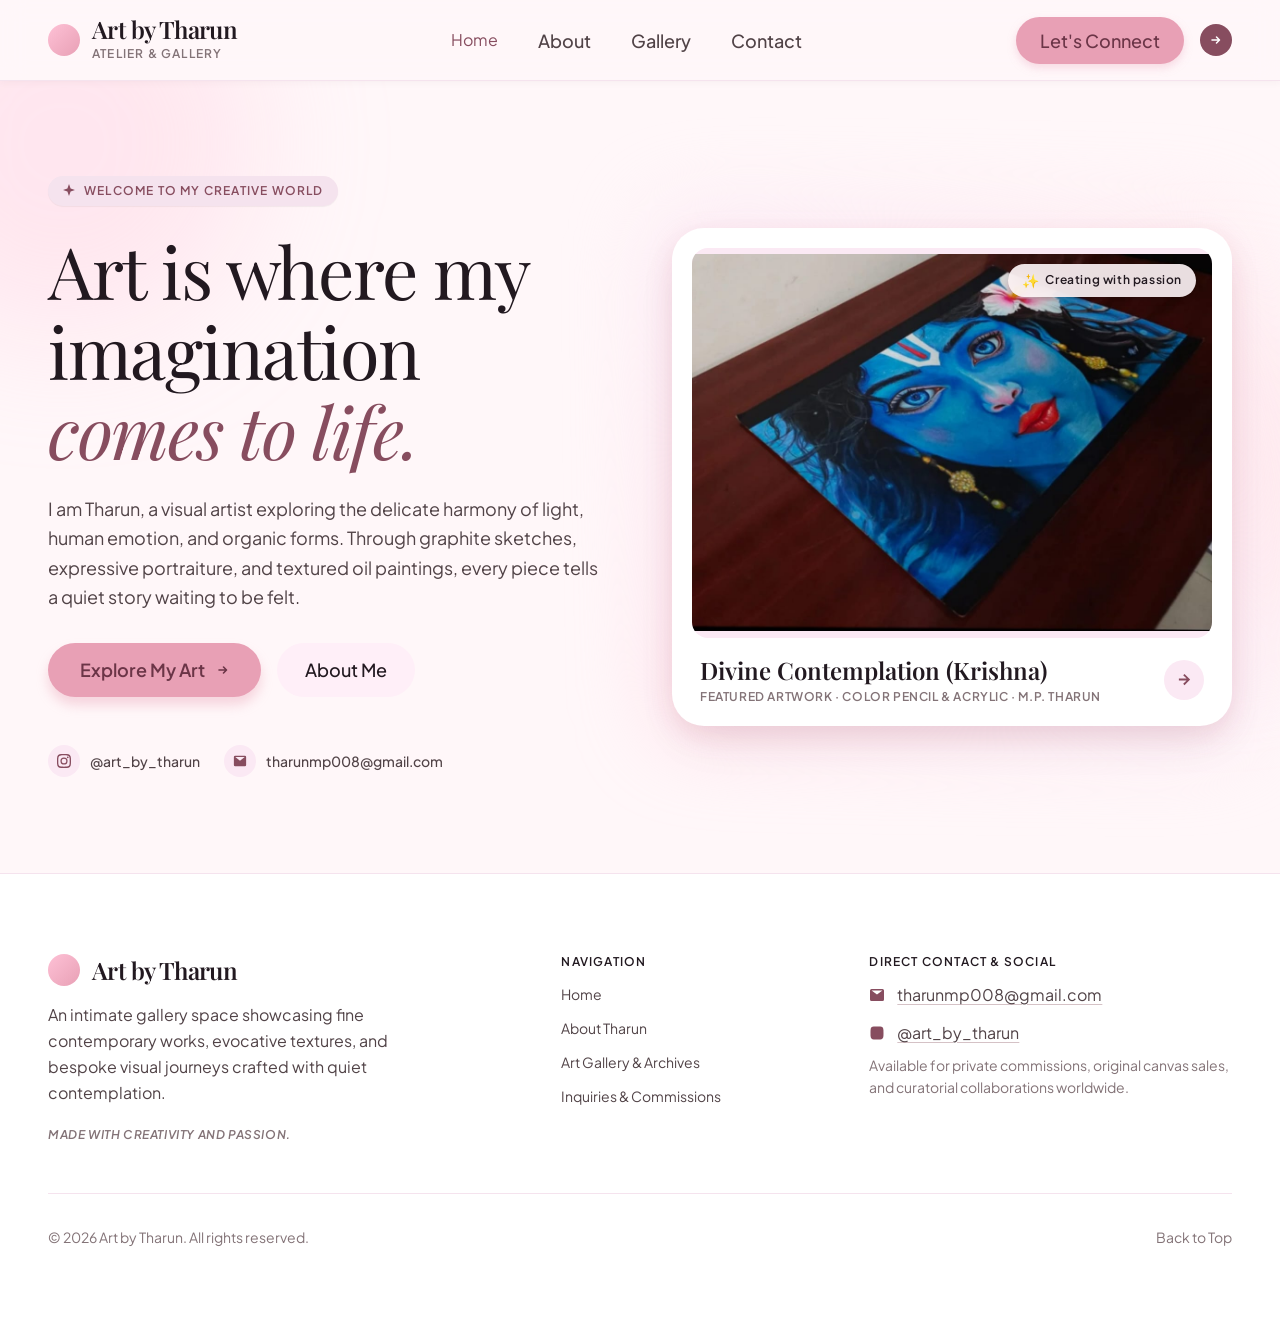
<file: index.html>
<!DOCTYPE html>
<html lang="en">
<head>
  <meta charset="UTF-8" />
  <meta name="viewport" content="width=device-width, initial-scale=1.0" />
  <title>Art by Tharun – Home</title>
  <link rel="preconnect" href="https://fonts.googleapis.com" />
  <link rel="preconnect" href="https://fonts.gstatic.com" crossorigin />
  <link href="https://fonts.googleapis.com/css2?family=Playfair+Display:ital,wght@0,400;0,500;0,600;1,400&family=Plus+Jakarta+Sans:ital,wght@0,400;0,500;0,600;1,600&display=swap" rel="stylesheet" />
  <link rel="stylesheet" href="styles.css" />
</head>
<body>

<!-- ============ HEADER ============ -->
  <header class="site-header" id="top">
    <div class="header-inner">
      <a href="index.html" class="brand" aria-label="Art by Tharun home">
        <span class="logo-mark" aria-hidden="true"></span>
        <span>
          <span class="brand-title" style="display:block">Art by Tharun</span>
          <span class="brand-sub" style="display:block">Atelier &amp; Gallery</span>
        </span>
      </a>
      <nav class="nav" aria-label="Primary">
        <a href="index.html" class="active">Home</a>
        <a href="about.html">About</a>
        <a href="gallery.html">Gallery</a>
        <a href="contact.html">Contact</a>
      </nav>
      <div class="header-actions">
        <a href="contact.html" class="header-cta">Let's Connect</a>
        <span class="header-dot" aria-hidden="true">
          <svg viewBox="0 0 12 12"><path d="M2 6h7M6.5 3l3 3-3 3" stroke="#fff" stroke-width="1.5" fill="none" stroke-linecap="round" stroke-linejoin="round"/></svg>
        </span>
      </div>
    </div>
  </header>

  <main>

<!-- ============ 1. HERO ============ -->
    <section class="hero" aria-labelledby="hero-title">
      <div class="blob blob-1" aria-hidden="true"></div>
      <div class="blob blob-2" aria-hidden="true"></div>

      <div class="container">
        <div class="hero-grid">
          <div class="hero-left">
            <div class="badge">
              <svg viewBox="0 0 14 14" aria-hidden="true"><path d="M7 0l1.6 4.4L13 6l-4.4 1.6L7 12 5.4 7.6 1 6l4.4-1.6z"/></svg>
              <span>Welcome to my creative world</span>
            </div>

            <h1 id="hero-title">
              Art is where my imagination
              <em>comes to life.</em>
            </h1>

            <p class="hero-lead">
              I am Tharun, a visual artist exploring the delicate harmony of light, human emotion, and organic forms. Through graphite sketches, expressive portraiture, and textured oil paintings, every piece tells a quiet story waiting to be felt.
            </p>

            <div class="cta-row">
              <a href="gallery.html" class="btn-pill btn-rose">
                Explore My Art
                <svg class="arrow" viewBox="0 0 12 12" aria-hidden="true"><path d="M2 6h7M6.5 3l3 3-3 3" stroke="#6b3547" stroke-width="1.6" fill="none" stroke-linecap="round" stroke-linejoin="round"/></svg>
              </a>
              <a href="about.html" class="btn-pill btn-soft">About Me</a>
            </div>

            <div class="quick-links">
              <a class="quick-link" href="https://instagram.com/art_by_tharun" target="_blank" rel="noopener">
                <span class="icon-circle" aria-hidden="true">
                  <svg viewBox="0 0 16 16"><path d="M8 1.5c2.1 0 2.4 0 3.2.1 2.1.1 3.1 1.1 3.2 3.2.1.8.1 1.1.1 3.2s0 2.4-.1 3.2c-.1 2.1-1.1 3.1-3.2 3.2-.8.1-1.1.1-3.2.1s-2.4 0-3.2-.1c-2.1-.1-3.1-1.1-3.2-3.2C1.5 10.4 1.5 10.1 1.5 8s0-2.4.1-3.2C1.7 2.7 2.7 1.7 4.8 1.6 5.6 1.5 5.9 1.5 8 1.5zM8 0C5.8 0 5.5 0 4.7.1 1.8.2.2 1.8.1 4.7 0 5.5 0 5.8 0 8s0 2.5.1 3.3c.1 2.9 1.7 4.5 4.6 4.6.8.1 1.1.1 3.3.1s2.5 0 3.3-.1c2.9-.1 4.5-1.7 4.6-4.6.1-.8.1-1.1.1-3.3s0-2.5-.1-3.3C15.8 1.8 14.2.2 11.3.1 10.5 0 10.2 0 8 0zm0 3.9a4.1 4.1 0 100 8.2 4.1 4.1 0 000-8.2zM8 10.7a2.7 2.7 0 110-5.4 2.7 2.7 0 010 5.4zm4.3-7.9a1 1 0 100 2 1 1 0 000-2z"/></svg>
                </span>
                @art_by_tharun
              </a>
              <a class="quick-link" href="mailto:tharunmp008@gmail.com">
                <span class="icon-circle" aria-hidden="true">
                  <svg viewBox="0 0 16 16"><path d="M1 3.5A1.5 1.5 0 012.5 2h11A1.5 1.5 0 0115 3.5v9a1.5 1.5 0 01-1.5 1.5h-11A1.5 1.5 0 011 12.5v-9zm1.6-.1L8 7.6l5.4-4.2H2.6z"/></svg>
                </span>
                tharunmp008@gmail.com
              </a>
            </div>
          </div>

          <div class="hero-right">
            <div class="plaque-wrap">
              <div class="plaque-glow" aria-hidden="true"></div>
              <figure class="plaque" style="margin:0">
                <div class="plaque-art">
                  <!-- Replace the placeholder with: <img class="art-img" src="images/divine-contemplation.png" alt="Divine Contemplation (Krishna)"> -->
                  <img class="art-img" src="[data-uri]" alt="Divine Contemplation (Krishna)" loading="lazy" style="object-fit:contain;background:#fbe9f4">
                  <span class="pill-float"><span class="spark" aria-hidden="true">✨</span> Creating with passion</span>
                </div>
                <figcaption class="caption">
                  <div class="caption-meta">
                    <h3 class="h3">Divine Contemplation (Krishna)</h3>
                    <span class="caption-sub">Featured artwork · Color pencil &amp; acrylic · M.P. Tharun</span>
                  </div>
                  <button class="circle-btn" type="button" aria-label="View artwork">
                    <svg viewBox="0 0 16 16"><path d="M8 2l1.4 1.4L5.8 7H14v2H5.8l3.6 3.6L8 14 2 8z" transform="rotate(180 8 8)"/></svg>
                  </button>
                </figcaption>
              </figure>
            </div>
          </div>
        </div>
      </div>
    </section>

    <!-- 

  </main>

<!-- ============ FOOTER ============ -->
  <footer class="site-footer">
    <div class="footer-inner">
      <div class="footer-grid">
        <div class="footer-brand">
          <div class="footer-brand-top">
            <span class="logo-mark" aria-hidden="true" style="width:32px;height:32px"></span>
            <span class="brand-title" style="font-size:24px">Art by Tharun</span>
          </div>
          <p class="desc">An intimate gallery space showcasing fine contemporary works, evocative textures, and bespoke visual journeys crafted with quiet contemplation.</p>
          <span class="footer-tag">Made with creativity and passion.</span>
        </div>

        <div class="footer-col footer-nav">
          <h5>Navigation</h5>
          <ul>
            <li><a href="index.html">Home</a></li>
            <li><a href="about.html">About Tharun</a></li>
            <li><a href="gallery.html">Art Gallery &amp; Archives</a></li>
            <li><a href="contact.html">Inquiries &amp; Commissions</a></li>
          </ul>
        </div>

        <div class="footer-col footer-contact">
          <h5>Direct contact &amp; social</h5>
          <div class="links">
            <a href="mailto:tharunmp008@gmail.com">
              <svg viewBox="0 0 16 16" aria-hidden="true"><path d="M1 3.5A1.5 1.5 0 012.5 2h11A1.5 1.5 0 0115 3.5v9a1.5 1.5 0 01-1.5 1.5h-11A1.5 1.5 0 011 12.5v-9zm1.6-.1L8 7.6l5.4-4.2H2.6z"/></svg>
              tharunmp008@gmail.com
            </a>
            <a href="https://instagram.com/art_by_tharun" target="_blank" rel="noopener">
              <svg viewBox="0 0 16 16" aria-hidden="true"><path d="M8 1.5c2.1 0 2.4 0 3.2.1 2.1.1 3.1 1.1 3.2 3.2.1.8.1 1.1.1 3.2s0 2.4-.1 3.2c-.1 2.1-1.1 3.1-3.2 3.2-.8.1-1.1.1-3.2.1s-2.4 0-3.2-.1c-2.1-.1-3.1-1.1-3.2-3.2C1.5 10.4 1.5 10.1 1.5 8s0-2.4.1-3.2C1.7 2.7 2.7 1.7 4.8 1.6 5.6 1.5 5.9 1.5 8 1.5z"/></svg>
              @art_by_tharun
            </a>
          </div>
          <p class="note">Available for private commissions, original canvas sales, and curatorial collaborations worldwide.</p>
        </div>
      </div>

      <div class="footer-bottom">
        <p>© 2026 Art by Tharun. All rights reserved.</p>
        <a href="#top">Back to Top</a>
      </div>
    </div>
  </footer>



</body>
</html>
</file>
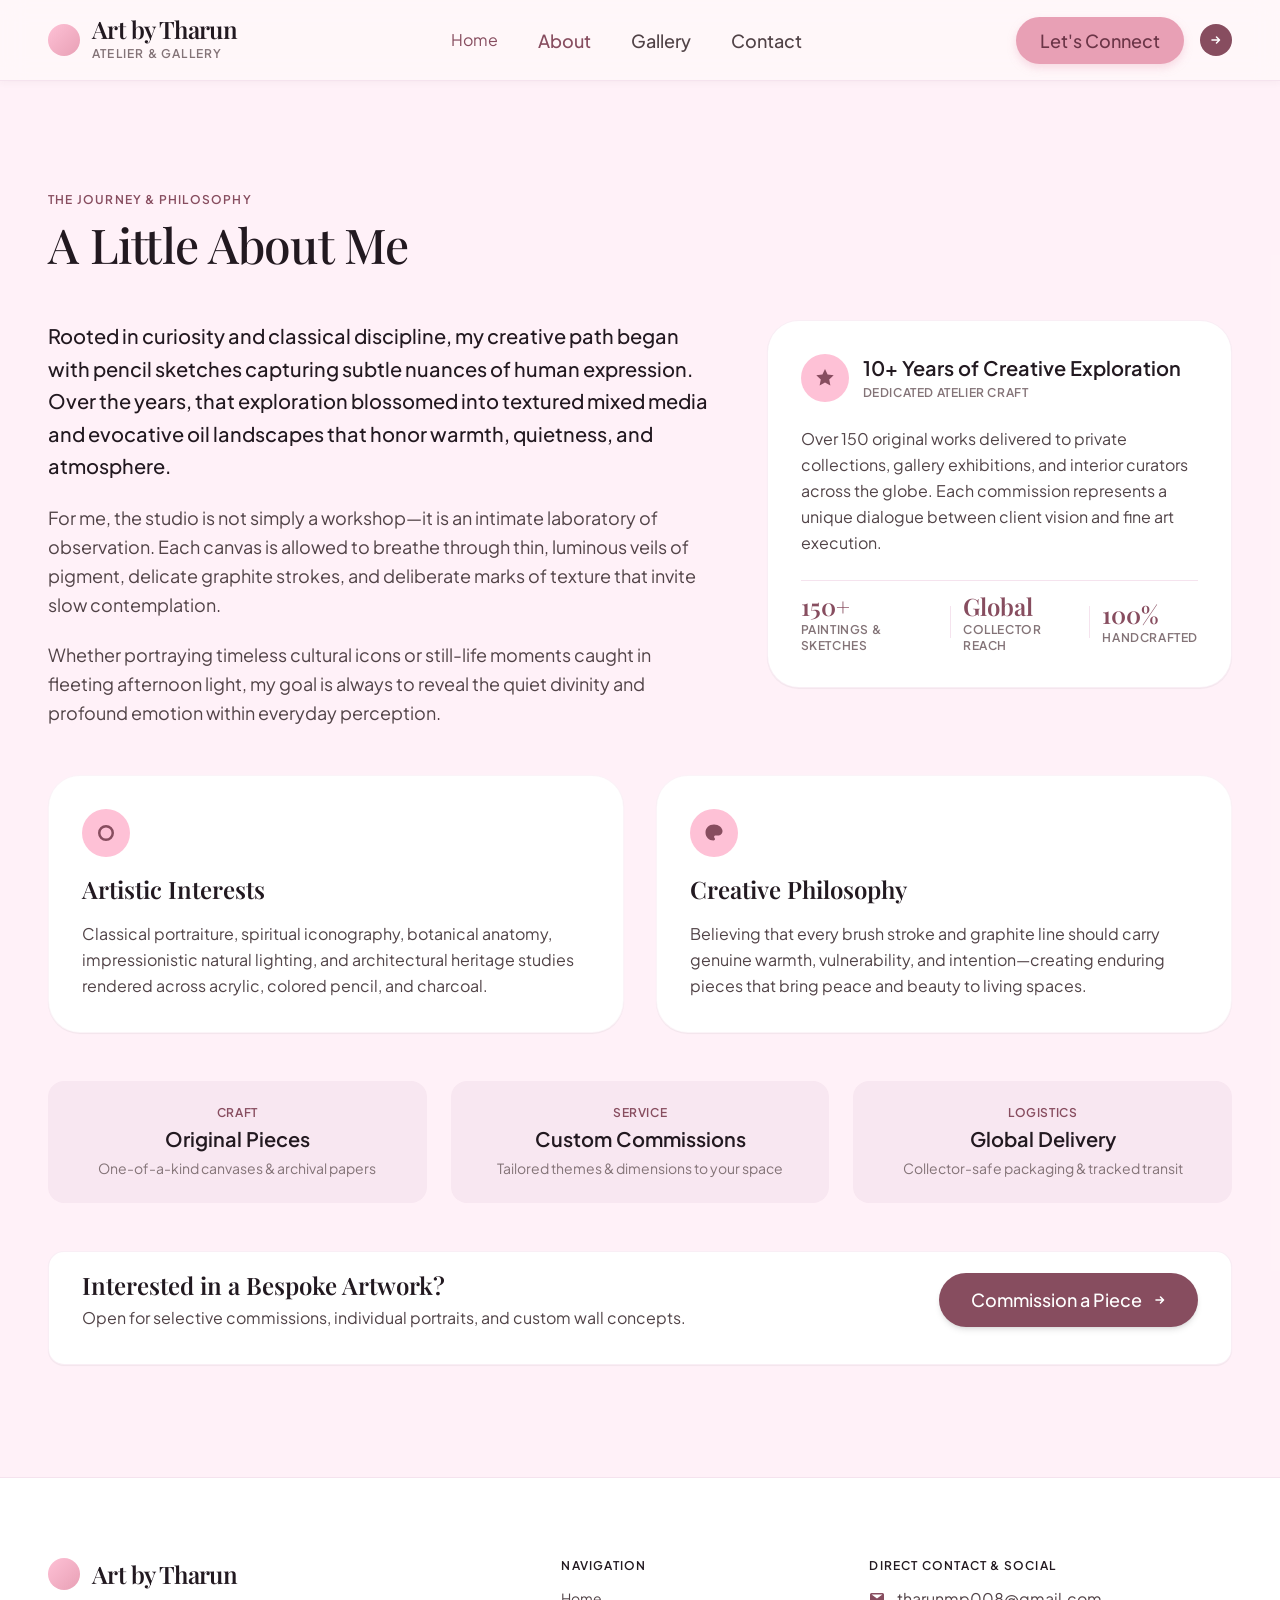
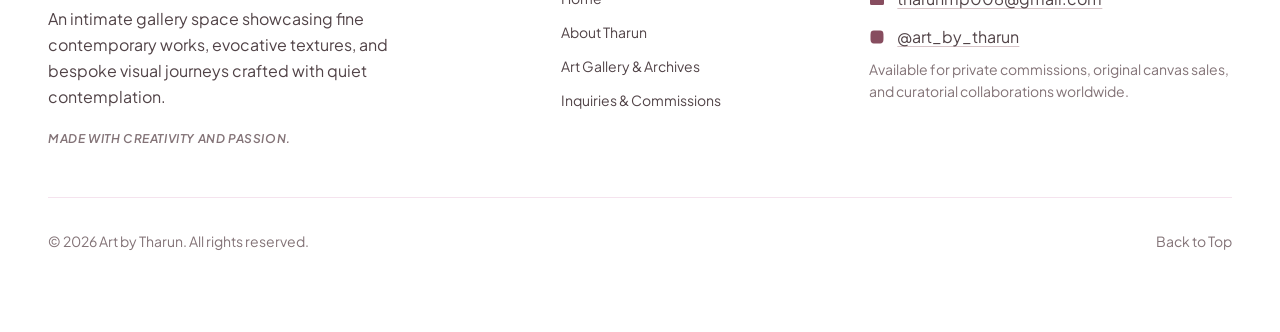
<file: about.html>
<!DOCTYPE html>
<html lang="en">
<head>
  <meta charset="UTF-8" />
  <meta name="viewport" content="width=device-width, initial-scale=1.0" />
  <title>Art by Tharun – About</title>
  <link rel="preconnect" href="https://fonts.googleapis.com" />
  <link rel="preconnect" href="https://fonts.gstatic.com" crossorigin />
  <link href="https://fonts.googleapis.com/css2?family=Playfair+Display:ital,wght@0,400;0,500;0,600;1,400&family=Plus+Jakarta+Sans:ital,wght@0,400;0,500;0,600;1,600&display=swap" rel="stylesheet" />
  <link rel="stylesheet" href="styles.css" />
</head>
<body>

<!-- ============ HEADER ============ -->
  <header class="site-header" id="top">
    <div class="header-inner">
      <a href="index.html" class="brand" aria-label="Art by Tharun home">
        <span class="logo-mark" aria-hidden="true"></span>
        <span>
          <span class="brand-title" style="display:block">Art by Tharun</span>
          <span class="brand-sub" style="display:block">Atelier &amp; Gallery</span>
        </span>
      </a>
      <nav class="nav" aria-label="Primary">
        <a href="index.html">Home</a>
        <a href="about.html" class="active">About</a>
        <a href="gallery.html">Gallery</a>
        <a href="contact.html">Contact</a>
      </nav>
      <div class="header-actions">
        <a href="contact.html" class="header-cta">Let's Connect</a>
        <span class="header-dot" aria-hidden="true">
          <svg viewBox="0 0 12 12"><path d="M2 6h7M6.5 3l3 3-3 3" stroke="#fff" stroke-width="1.5" fill="none" stroke-linecap="round" stroke-linejoin="round"/></svg>
        </span>
      </div>
    </div>
  </header>

  <main>

<!-- ============ 2. ABOUT ============ -->
    <section id="about" class="section-pad section-soft" aria-labelledby="about-title">
      <div class="container about-stack">
        <div class="section-header">
          <span class="eyebrow">The journey &amp; philosophy</span>
          <h2 class="h2" id="about-title">A Little About Me</h2>
        </div>

        <div class="narrative-grid">
          <div class="narrative-text">
            <p class="lead-text">Rooted in curiosity and classical discipline, my creative path began with pencil sketches capturing subtle nuances of human expression. Over the years, that exploration blossomed into textured mixed media and evocative oil landscapes that honor warmth, quietness, and atmosphere.</p>
            <p class="body-text">For me, the studio is not simply a workshop—it is an intimate laboratory of observation. Each canvas is allowed to breathe through thin, luminous veils of pigment, delicate graphite strokes, and deliberate marks of texture that invite slow contemplation.</p>
            <p class="body-text">Whether portraying timeless cultural icons or still-life moments caught in fleeting afternoon light, my goal is always to reveal the quiet divinity and profound emotion within everyday perception.</p>
          </div>

          <aside class="stat-card" aria-label="Highlights">
            <div class="stat-head">
              <span class="icon-circle" aria-hidden="true">
                <svg viewBox="0 0 20 20"><path d="M10 1l2.6 5.6 6.1.7-4.5 4.2 1.2 6L10 14.5 4.6 17.5l1.2-6L1.3 7.3l6.1-.7z"/></svg>
              </span>
              <div>
                <div class="stat-title">10+ Years of Creative Exploration</div>
                <div class="stat-sub">Dedicated atelier craft</div>
              </div>
            </div>
            <p class="stat-desc">Over 150 original works delivered to private collections, gallery exhibitions, and interior curators across the globe. Each commission represents a unique dialogue between client vision and fine art execution.</p>
            <div class="stat-row">
              <div class="stat">
                <span class="stat-num">150+</span>
                <span class="stat-label">Paintings &amp; sketches</span>
              </div>
              <span class="stat-divider" aria-hidden="true"></span>
              <div class="stat">
                <span class="stat-num">Global</span>
                <span class="stat-label">Collector reach</span>
              </div>
              <span class="stat-divider" aria-hidden="true"></span>
              <div class="stat">
                <span class="stat-num">100%</span>
                <span class="stat-label">Handcrafted</span>
              </div>
            </div>
          </aside>
        </div>

        <div class="twin-cards">
          <article class="info-card">
            <span class="icon-circle" aria-hidden="true">
              <svg viewBox="0 0 20 20"><path d="M10 2a8 8 0 100 16 8 8 0 000-16zm0 2.5a5.5 5.5 0 110 11 5.5 5.5 0 010-11z"/></svg>
            </span>
            <h3 class="h3">Artistic Interests</h3>
            <p>Classical portraiture, spiritual iconography, botanical anatomy, impressionistic natural lighting, and architectural heritage studies rendered across acrylic, colored pencil, and charcoal.</p>
          </article>
          <article class="info-card">
            <span class="icon-circle" aria-hidden="true">
              <svg viewBox="0 0 20 20"><path d="M10 1.5C5 1.5 1.5 5 1.5 9.5S5 17.5 9.5 17.5c1 0 1.5-.6 1.5-1.4 0-.4-.2-.7-.4-1-.3-.4-.5-.7-.5-1.1 0-.8.6-1.4 1.4-1.4H14c2.2 0 4.5-1.8 4.5-4.6C18.5 4.9 14.8 1.5 10 1.5z"/></svg>
            </span>
            <h3 class="h3">Creative Philosophy</h3>
            <p>Believing that every brush stroke and graphite line should carry genuine warmth, vulnerability, and intention—creating enduring pieces that bring peace and beauty to living spaces.</p>
          </article>
        </div>

        <div class="triple-strip">
          <div class="mini-card">
            <span class="mini-kicker">Craft</span>
            <span class="mini-title">Original Pieces</span>
            <span class="mini-desc">One-of-a-kind canvases &amp; archival papers</span>
          </div>
          <div class="mini-card">
            <span class="mini-kicker">Service</span>
            <span class="mini-title">Custom Commissions</span>
            <span class="mini-desc">Tailored themes &amp; dimensions to your space</span>
          </div>
          <div class="mini-card">
            <span class="mini-kicker">Logistics</span>
            <span class="mini-title">Global Delivery</span>
            <span class="mini-desc">Collector-safe packaging &amp; tracked transit</span>
          </div>
        </div>

        <div class="action-bar">
          <div>
            <h4>Interested in a Bespoke Artwork?</h4>
            <p>Open for selective commissions, individual portraits, and custom wall concepts.</p>
          </div>
          <a href="contact.html" class="btn-pill btn-plum">
            Commission a Piece
            <svg class="arrow" viewBox="0 0 12 12" aria-hidden="true"><path d="M2 6h7M6.5 3l3 3-3 3" stroke="#fff" stroke-width="1.6" fill="none" stroke-linecap="round" stroke-linejoin="round"/></svg>
          </a>
        </div>
      </div>
    </section>

    <!-- 

  </main>

<!-- ============ FOOTER ============ -->
  <footer class="site-footer">
    <div class="footer-inner">
      <div class="footer-grid">
        <div class="footer-brand">
          <div class="footer-brand-top">
            <span class="logo-mark" aria-hidden="true" style="width:32px;height:32px"></span>
            <span class="brand-title" style="font-size:24px">Art by Tharun</span>
          </div>
          <p class="desc">An intimate gallery space showcasing fine contemporary works, evocative textures, and bespoke visual journeys crafted with quiet contemplation.</p>
          <span class="footer-tag">Made with creativity and passion.</span>
        </div>

        <div class="footer-col footer-nav">
          <h5>Navigation</h5>
          <ul>
            <li><a href="index.html">Home</a></li>
            <li><a href="about.html">About Tharun</a></li>
            <li><a href="gallery.html">Art Gallery &amp; Archives</a></li>
            <li><a href="contact.html">Inquiries &amp; Commissions</a></li>
          </ul>
        </div>

        <div class="footer-col footer-contact">
          <h5>Direct contact &amp; social</h5>
          <div class="links">
            <a href="mailto:tharunmp008@gmail.com">
              <svg viewBox="0 0 16 16" aria-hidden="true"><path d="M1 3.5A1.5 1.5 0 012.5 2h11A1.5 1.5 0 0115 3.5v9a1.5 1.5 0 01-1.5 1.5h-11A1.5 1.5 0 011 12.5v-9zm1.6-.1L8 7.6l5.4-4.2H2.6z"/></svg>
              tharunmp008@gmail.com
            </a>
            <a href="https://instagram.com/art_by_tharun" target="_blank" rel="noopener">
              <svg viewBox="0 0 16 16" aria-hidden="true"><path d="M8 1.5c2.1 0 2.4 0 3.2.1 2.1.1 3.1 1.1 3.2 3.2.1.8.1 1.1.1 3.2s0 2.4-.1 3.2c-.1 2.1-1.1 3.1-3.2 3.2-.8.1-1.1.1-3.2.1s-2.4 0-3.2-.1c-2.1-.1-3.1-1.1-3.2-3.2C1.5 10.4 1.5 10.1 1.5 8s0-2.4.1-3.2C1.7 2.7 2.7 1.7 4.8 1.6 5.6 1.5 5.9 1.5 8 1.5z"/></svg>
              @art_by_tharun
            </a>
          </div>
          <p class="note">Available for private commissions, original canvas sales, and curatorial collaborations worldwide.</p>
        </div>
      </div>

      <div class="footer-bottom">
        <p>© 2026 Art by Tharun. All rights reserved.</p>
        <a href="#top">Back to Top</a>
      </div>
    </div>
  </footer>



</body>
</html>
</file>
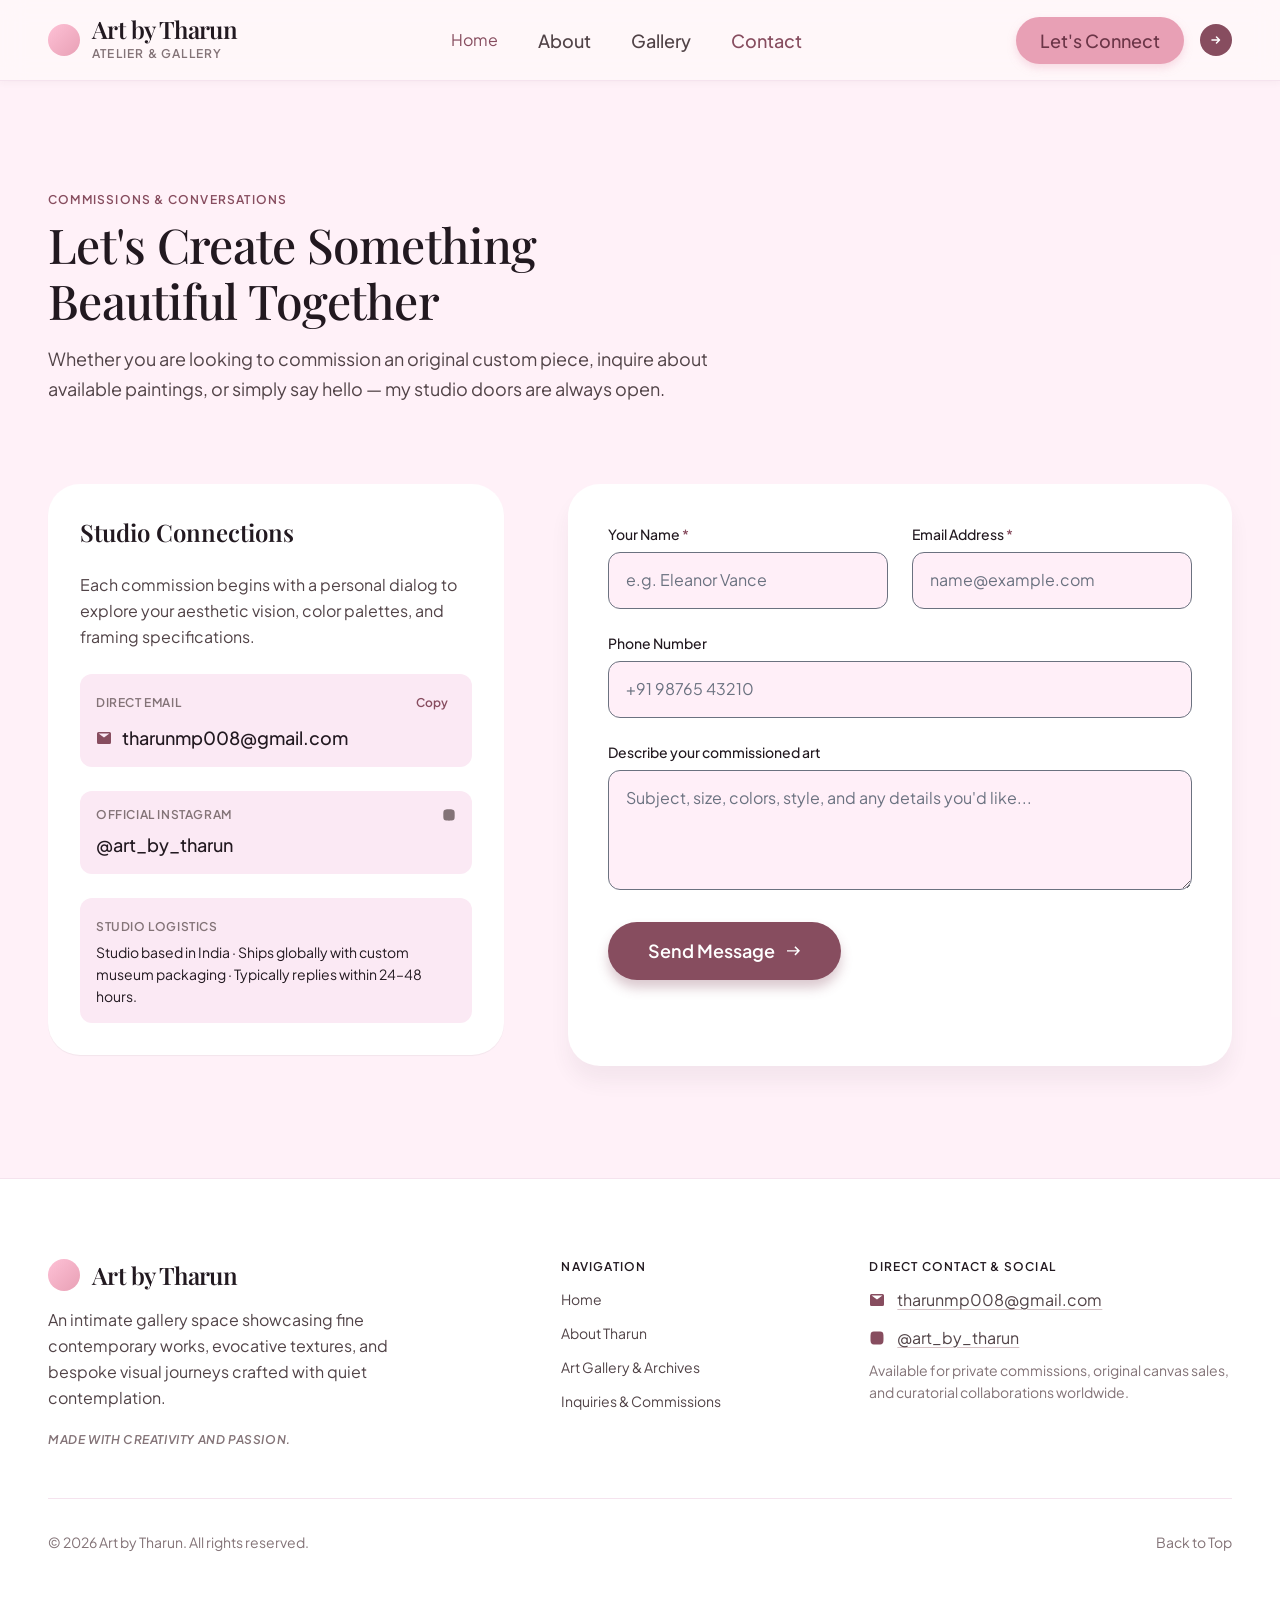
<file: contact.html>
<!DOCTYPE html>
<html lang="en">
<head>
  <meta charset="UTF-8" />
  <meta name="viewport" content="width=device-width, initial-scale=1.0" />
  <title>Art by Tharun – Contact</title>
  <link rel="preconnect" href="https://fonts.googleapis.com" />
  <link rel="preconnect" href="https://fonts.gstatic.com" crossorigin />
  <link href="https://fonts.googleapis.com/css2?family=Playfair+Display:ital,wght@0,400;0,500;0,600;1,400&family=Plus+Jakarta+Sans:ital,wght@0,400;0,500;0,600;1,600&display=swap" rel="stylesheet" />
  <link rel="stylesheet" href="styles.css" />
</head>
<body>

<!-- ============ HEADER ============ -->
  <header class="site-header" id="top">
    <div class="header-inner">
      <a href="index.html" class="brand" aria-label="Art by Tharun home">
        <span class="logo-mark" aria-hidden="true"></span>
        <span>
          <span class="brand-title" style="display:block">Art by Tharun</span>
          <span class="brand-sub" style="display:block">Atelier &amp; Gallery</span>
        </span>
      </a>
      <nav class="nav" aria-label="Primary">
        <a href="index.html">Home</a>
        <a href="about.html">About</a>
        <a href="gallery.html">Gallery</a>
        <a href="contact.html" class="active">Contact</a>
      </nav>
      <div class="header-actions">
        <a href="contact.html" class="header-cta">Let's Connect</a>
        <span class="header-dot" aria-hidden="true">
          <svg viewBox="0 0 12 12"><path d="M2 6h7M6.5 3l3 3-3 3" stroke="#fff" stroke-width="1.5" fill="none" stroke-linecap="round" stroke-linejoin="round"/></svg>
        </span>
      </div>
    </div>
  </header>

  <main>

<!-- ============ 4. CONTACT ============ -->
    <section id="contact" class="section-pad section-soft" aria-labelledby="contact-title">
      <div class="container contact-stack">
        <div class="contact-head">
          <span class="eyebrow">Commissions &amp; conversations</span>
          <h2 class="h2" id="contact-title">Let's Create Something Beautiful Together</h2>
          <p class="sub">Whether you are looking to commission an original custom piece, inquire about available paintings, or simply say hello — my studio doors are always open.</p>
        </div>

        <div class="contact-grid">
          <div class="contact-info">
            <h3>Studio Connections</h3>
            <p class="intro">Each commission begins with a personal dialog to explore your aesthetic vision, color palettes, and framing specifications.</p>

            <div class="info-block">
              <div class="info-row">
                <span class="eyebrow-muted">Direct email</span>
                <button class="copy-btn" type="button" data-copy="tharunmp008@gmail.com">Copy</button>
              </div>
              <a class="info-link" href="mailto:tharunmp008@gmail.com">
                <svg viewBox="0 0 16 16" aria-hidden="true"><path d="M1 3.5A1.5 1.5 0 012.5 2h11A1.5 1.5 0 0115 3.5v9a1.5 1.5 0 01-1.5 1.5h-11A1.5 1.5 0 011 12.5v-9zm1.6-.1L8 7.6l5.4-4.2H2.6z"/></svg>
                tharunmp008@gmail.com
              </a>
            </div>

            <div class="info-block">
              <div class="info-row">
                <span class="eyebrow-muted">Official Instagram</span>
                <svg viewBox="0 0 16 16" width="14" height="14" fill="#837377" aria-hidden="true"><path d="M8 1.5c2.1 0 2.4 0 3.2.1 2.1.1 3.1 1.1 3.2 3.2.1.8.1 1.1.1 3.2s0 2.4-.1 3.2c-.1 2.1-1.1 3.1-3.2 3.2-.8.1-1.1.1-3.2.1s-2.4 0-3.2-.1c-2.1-.1-3.1-1.1-3.2-3.2C1.5 10.4 1.5 10.1 1.5 8s0-2.4.1-3.2C1.7 2.7 2.7 1.7 4.8 1.6 5.6 1.5 5.9 1.5 8 1.5z"/></svg>
              </div>
              <a class="info-link" href="https://instagram.com/art_by_tharun" target="_blank" rel="noopener">@art_by_tharun</a>
            </div>

            <div class="info-block studio-meta">
              <span class="eyebrow-muted">Studio logistics</span>
              <p>Studio based in India · Ships globally with custom museum packaging · Typically replies within 24–48 hours.</p>
            </div>
          </div>

          <div class="contact-form">
            <div class="form" id="contactForm">
              <div class="form-row">
                <div class="field">
                  <label for="name">Your Name <span class="req">*</span></label>
                  <input id="name" name="name" type="text" placeholder="e.g. Eleanor Vance" autocomplete="name" required />
                </div>
                <div class="field">
                  <label for="email">Email Address <span class="req">*</span></label>
                  <input id="email" name="email" type="email" placeholder="name@example.com" autocomplete="email" required />
                </div>
              </div>

              <div class="field">
                <label for="phone">Phone Number</label>
                <input id="phone" name="phone" type="tel" placeholder="+91 98765 43210" autocomplete="tel" />
              </div>

              <div class="field">
                <label for="description">Describe your commissioned art</label>
                <textarea id="description" name="description" maxlength="500" placeholder="Subject, size, colors, style, and any details you'd like..."></textarea>
              </div>

              <div class="submit-wrap">
                <button class="submit-btn" type="button" id="submitBtn">
                  <span>Send Message</span>
                  <svg viewBox="0 0 14 12" aria-hidden="true"><path d="M0 5.2h10.3L7.4 2.3 8.5 1.2 13 5.8 8.5 10.4 7.4 9.3l2.9-2.9H0z"/></svg>
                </button>
              </div>

              <p class="form-status" id="formStatus" role="status" aria-live="polite"></p>
            </div>
          </div>
        </div>
      </div>
    </section>

  

  </main>

<!-- ============ FOOTER ============ -->
  <footer class="site-footer">
    <div class="footer-inner">
      <div class="footer-grid">
        <div class="footer-brand">
          <div class="footer-brand-top">
            <span class="logo-mark" aria-hidden="true" style="width:32px;height:32px"></span>
            <span class="brand-title" style="font-size:24px">Art by Tharun</span>
          </div>
          <p class="desc">An intimate gallery space showcasing fine contemporary works, evocative textures, and bespoke visual journeys crafted with quiet contemplation.</p>
          <span class="footer-tag">Made with creativity and passion.</span>
        </div>

        <div class="footer-col footer-nav">
          <h5>Navigation</h5>
          <ul>
            <li><a href="index.html">Home</a></li>
            <li><a href="about.html">About Tharun</a></li>
            <li><a href="gallery.html">Art Gallery &amp; Archives</a></li>
            <li><a href="contact.html">Inquiries &amp; Commissions</a></li>
          </ul>
        </div>

        <div class="footer-col footer-contact">
          <h5>Direct contact &amp; social</h5>
          <div class="links">
            <a href="mailto:tharunmp008@gmail.com">
              <svg viewBox="0 0 16 16" aria-hidden="true"><path d="M1 3.5A1.5 1.5 0 012.5 2h11A1.5 1.5 0 0115 3.5v9a1.5 1.5 0 01-1.5 1.5h-11A1.5 1.5 0 011 12.5v-9zm1.6-.1L8 7.6l5.4-4.2H2.6z"/></svg>
              tharunmp008@gmail.com
            </a>
            <a href="https://instagram.com/art_by_tharun" target="_blank" rel="noopener">
              <svg viewBox="0 0 16 16" aria-hidden="true"><path d="M8 1.5c2.1 0 2.4 0 3.2.1 2.1.1 3.1 1.1 3.2 3.2.1.8.1 1.1.1 3.2s0 2.4-.1 3.2c-.1 2.1-1.1 3.1-3.2 3.2-.8.1-1.1.1-3.2.1s-2.4 0-3.2-.1c-2.1-.1-3.1-1.1-3.2-3.2C1.5 10.4 1.5 10.1 1.5 8s0-2.4.1-3.2C1.7 2.7 2.7 1.7 4.8 1.6 5.6 1.5 5.9 1.5 8 1.5z"/></svg>
              @art_by_tharun
            </a>
          </div>
          <p class="note">Available for private commissions, original canvas sales, and curatorial collaborations worldwide.</p>
        </div>
      </div>

      <div class="footer-bottom">
        <p>© 2026 Art by Tharun. All rights reserved.</p>
        <a href="#top">Back to Top</a>
      </div>
    </div>
  </footer>


  <script src="config.js"></script>
  <script src="contact.js"></script>

</body>
</html>
</file>
<file: styles.css>
/* ---------- Design tokens (from Figma) ---------- */
    :root {
      --bg: #fff7f9;
      --bg-soft: rgba(255, 239, 248, 0.6);
      --white: #ffffff;
      --rose: #e8a0b5;
      --rose-deep: #6b3547;
      --rose-light: #fec1d6;
      --plum: #874d5f;
      --blush: #fbe9f4;
      --blush-2: #ffeff8;
      --line: #f5e3ee;
      --ink: #221920;
      --ink-2: #514347;
      --ink-3: #837377;
      --field-border: #6b7280;
      --serif: 'Playfair Display', Georgia, 'Times New Roman', serif;
      --sans: 'Plus Jakarta Sans', system-ui, -apple-system, 'Segoe UI', Roboto, sans-serif;
    }

    *, *::before, *::after { box-sizing: border-box; }
    html { scroll-behavior: smooth; scroll-padding-top: 96px; }
    body {
      margin: 0;
      font-family: var(--sans);
      background: var(--bg);
      color: var(--ink-2);
      line-height: 1.5;
      -webkit-font-smoothing: antialiased;
    }
    img { max-width: 100%; display: block; }
    a { color: inherit; text-decoration: none; }
    button { font: inherit; cursor: pointer; border: 0; background: none; }
    p { margin: 0; }

    .container { max-width: 1280px; margin: 0 auto; padding: 0 48px; width: 100%; }

    /* ---------- Shared bits ---------- */
    .eyebrow {
      font-family: var(--sans); font-weight: 600; font-size: 12px;
      letter-spacing: 1.2px; text-transform: uppercase; color: var(--plum);
      line-height: 16px;
    }
    .h2 {
      font-family: var(--serif); font-weight: 500; font-size: 48px;
      letter-spacing: -0.72px; line-height: 56px; color: var(--ink); margin: 0;
    }
    .h3 {
      font-family: var(--serif); font-weight: 600; font-size: 24px;
      line-height: 32px; color: var(--ink); margin: 0;
    }
    .eyebrow-muted {
      font-weight: 600; font-size: 12px; letter-spacing: 0.6px;
      text-transform: uppercase; color: var(--ink-3); line-height: 16px;
    }
    .btn-pill {
      display: inline-flex; align-items: center; gap: 12px;
      border-radius: 9999px; padding: 14px 32px;
      font-weight: 600; font-size: 18px; line-height: 26px;
      transition: transform .2s ease, box-shadow .2s ease, background .2s ease;
    }
    .btn-pill:hover { transform: translateY(-2px); }
    .btn-rose {
      background: var(--rose); color: var(--rose-deep);
      box-shadow: 0 8px 12px rgba(232, 160, 181, 0.4);
    }
    .btn-soft { background: var(--blush-2); color: var(--ink); font-weight: 500; }
    .btn-plum { background: var(--plum); color: #fff; font-weight: 500; box-shadow: 0 4px 6px -1px rgba(0,0,0,.1), 0 2px 4px -2px rgba(0,0,0,.1); }
    .arrow { width: 12px; height: 12px; flex-shrink: 0; }

    .icon-circle {
      width: 32px; height: 32px; border-radius: 9999px;
      background: var(--blush); display: inline-flex;
      align-items: center; justify-content: center; flex-shrink: 0;
    }
    .icon-circle svg { width: 14px; height: 14px; fill: var(--plum); }

    /* Art image placeholder – replace with <img> from exported Figma assets */
    .art-ph {
      width: 100%; height: 100%;
      background:
        radial-gradient(circle at 30% 30%, rgba(254,193,214,.55), transparent 60%),
        linear-gradient(135deg, #f5e3ee 0%, #fbe9f4 50%, #fec1d6 100%);
      display: flex; align-items: center; justify-content: center;
      color: var(--plum); font-family: var(--serif); font-style: italic;
      font-size: 16px; text-align: center; padding: 12px;
    }
    .art-img { width: 100%; height: 100%; object-fit: cover; display: block; }

    /* ---------- Header ---------- */
    .site-header {
      position: fixed; top: 0; left: 0; right: 0; z-index: 50;
      background: rgba(255, 247, 249, 0.85);
      backdrop-filter: blur(12px); -webkit-backdrop-filter: blur(12px);
      border-bottom: 1px solid var(--line);
      box-shadow: 0 1px 8px rgba(74, 59, 68, .05);
    }
    .header-inner {
      height: 80px; display: flex; align-items: center; justify-content: space-between;
      padding: 0 48px; max-width: 1280px; margin: 0 auto;
    }
    .brand { display: flex; align-items: center; gap: 12px; }
    .logo-mark {
      width: 32px; height: 32px; border-radius: 9999px;
      background: linear-gradient(135deg, var(--rose-light), var(--rose));
    }
    .brand-title {
      font-family: var(--serif); font-weight: 600; font-size: 24px;
      letter-spacing: -0.6px; color: var(--ink); line-height: 24px;
    }
    .brand-sub {
      font-weight: 600; font-size: 12px; letter-spacing: 1.2px;
      text-transform: uppercase; color: var(--ink-3); margin-top: 4px;
    }
    .nav { display: flex; gap: 40px; align-items: center; }
    .nav a {
      font-size: 18px; font-weight: 500; color: var(--ink-2); padding: 4px 0;
      transition: color .2s;
    }
    .nav a:hover, .nav a.active { color: var(--plum); }
    .nav a:first-child { font-weight: 400; font-size: 16px; color: var(--plum); }
    .header-actions { display: flex; gap: 16px; align-items: center; }
    .header-cta {
      background: var(--rose); color: var(--rose-deep);
      font-weight: 500; font-size: 18px; border-radius: 9999px;
      padding: 10px 24px; box-shadow: 0 4px 8px rgba(232,160,181,.35);
      white-space: nowrap;
    }
    .header-dot {
      width: 32px; height: 32px; border-radius: 9999px; background: var(--plum);
      display: inline-flex; align-items: center; justify-content: center;
    }
    .header-dot svg { width: 12px; height: 12px; fill: #fff; }

    /* ---------- Layout ---------- */
    main { padding-top: 80px; }
    .section-pad { padding: 112px 0; }
    .section-soft { background: var(--bg-soft); }

    /* ---------- 1. HERO ---------- */
    .hero { position: relative; overflow: hidden; padding: 96px 0; }
    .blob {
      position: absolute; border-radius: 9999px; filter: blur(64px);
      pointer-events: none;
    }
    .blob-1 { width: 384px; height: 384px; left: -128px; top: -128px; background: rgba(254,193,214,.3); }
    .blob-2 { width: 320px; height: 320px; right: -96px; top: 50%; transform: translateY(-50%); background: rgba(255,217,226,.4); }

    .hero-grid {
      position: relative; display: grid;
      grid-template-columns: repeat(12, minmax(0, 1fr));
      column-gap: 64px; row-gap: 64px; align-items: center;
    }
    .hero-left { grid-column: 1 / span 6; display: flex; flex-direction: column; gap: 24px; align-items: flex-start; }
    .hero-right { grid-column: 7 / span 6; position: relative; }

    .badge {
      background: #f5e3ee; border-radius: 9999px; padding: 6px 14px;
      display: inline-flex; align-items: center; gap: 8px;
      box-shadow: 0 1px 1px rgba(0,0,0,.05);
    }
    .badge svg { width: 14px; height: 14px; fill: var(--plum); }
    .badge span { font-weight: 600; font-size: 12px; letter-spacing: 1.2px; text-transform: uppercase; color: var(--plum); }

    .hero h1 {
      font-family: var(--serif); font-weight: 400; font-size: 72px;
      line-height: 80px; letter-spacing: -1.44px; color: var(--ink); margin: 0;
    }
    .hero h1 em { color: var(--plum); font-style: italic; display: block; }
    .hero-lead { max-width: 576px; font-size: 18px; line-height: 29.25px; color: var(--ink-2); }
    .cta-row { display: flex; flex-wrap: wrap; gap: 16px; align-items: center; padding-top: 8px; }
    .hero .btn-rose { padding: 14px 32px; }
    .hero .btn-soft { padding: 14px 28px; }

    .quick-links { display: flex; flex-wrap: wrap; gap: 24px; align-items: center; padding-top: 24px; }
    .quick-link { display: inline-flex; align-items: center; gap: 10px; font-weight: 500; font-size: 14px; color: var(--ink-2); }
    .quick-link:hover { color: var(--plum); }
    .quick-link .icon-circle { width: 32px; height: 32px; }

    /* Artwork plaque */
    .plaque-wrap { position: relative; }
    .plaque-glow {
      position: absolute; inset: -16px; border-radius: 40px; filter: blur(40px);
      background: linear-gradient(41deg, rgba(254,193,214,.4) 0%, #fbe9f4 50%, rgba(255,217,226,.3) 100%);
    }
    .plaque {
      position: relative; background: var(--white); border-radius: 32px;
      padding: 20px; display: flex; flex-direction: column;
      box-shadow: 0 20px 48px -12px rgba(74,59,68,.1), 0 8px 24px rgba(232,160,181,.25);
    }
    .plaque-art {
      position: relative; height: 390px; border-radius: 16px; overflow: hidden;
      background: var(--blush);
    }
    .pill-float {
      position: absolute; top: 16px; right: 16px; z-index: 2;
      background: rgba(255,247,249,.9); backdrop-filter: blur(12px); -webkit-backdrop-filter: blur(12px);
      border-radius: 9999px; padding: 6px 14px;
      display: flex; align-items: center; gap: 6px;
      box-shadow: 0 4px 6px -1px rgba(0,0,0,.1), 0 2px 4px -2px rgba(0,0,0,.1);
      font-size: 12px; font-weight: 600; letter-spacing: .6px; color: var(--ink);
    }
    .pill-float .spark { color: var(--plum); font-size: 14px; }
    .caption {
      display: flex; align-items: center; justify-content: space-between;
      padding: 16px 8px 0;
    }
    .caption-meta { display: flex; flex-direction: column; gap: 2px; }
    .caption-sub {
      font-weight: 600; font-size: 12px; letter-spacing: .6px;
      text-transform: uppercase; color: var(--ink-3);
    }
    .circle-btn {
      width: 40px; height: 40px; border-radius: 9999px; background: var(--blush);
      display: inline-flex; align-items: center; justify-content: center; flex-shrink: 0;
      transition: background .2s;
    }
    .circle-btn:hover { background: var(--rose-light); }
    .circle-btn svg { width: 15px; height: 15px; fill: var(--plum); }

    /* ---------- 2. ABOUT ---------- */
    .section-header { display: flex; flex-direction: column; gap: 8px; max-width: 768px; }
    .section-header .eyebrow { margin-bottom: 0; }

    .about-stack { display: flex; flex-direction: column; gap: 48px; }
    .narrative-grid {
      display: grid; grid-template-columns: repeat(12, minmax(0, 1fr));
      gap: 48px; align-items: start;
    }
    .narrative-text { grid-column: 1 / span 7; display: flex; flex-direction: column; gap: 20px; }
    .lead-text { font-weight: 500; font-size: 20px; line-height: 32.5px; color: var(--ink); }
    .body-text { font-size: 18px; line-height: 29.25px; color: var(--ink-2); }

    .stat-card {
      grid-column: 8 / span 5; background: var(--white);
      border: 1px solid rgba(245,227,238,.6); border-radius: 32px;
      padding: 33px; display: flex; flex-direction: column; gap: 24px;
      box-shadow: 0 1px 1px rgba(0,0,0,.05);
    }
    .stat-head { display: flex; gap: 14px; align-items: center; }
    .stat-head .icon-circle { width: 48px; height: 48px; background: var(--rose-light); }
    .stat-head .icon-circle svg { width: 20px; height: 20px; }
    .stat-title { font-weight: 600; font-size: 20px; line-height: 28px; color: var(--ink); }
    .stat-sub { font-weight: 600; font-size: 12px; letter-spacing: .6px; text-transform: uppercase; color: var(--ink-3); margin-top: 2px; }
    .stat-desc { font-size: 16px; line-height: 26px; color: var(--ink-2); }
    .stat-row {
      border-top: 1px solid var(--line); padding-top: 9px;
      display: flex; justify-content: space-between; align-items: center; gap: 12px;
    }
    .stat { display: flex; flex-direction: column; }
    .stat-num { font-family: var(--serif); font-weight: 600; font-size: 24px; line-height: 32px; color: var(--plum); }
    .stat-label { font-weight: 600; font-size: 12px; letter-spacing: .6px; text-transform: uppercase; color: var(--ink-3); line-height: 16px; }
    .stat-divider { width: 1px; height: 32px; background: var(--line); }

    .twin-cards { display: flex; gap: 32px; }
    .info-card {
      flex: 1 1 0; min-width: 0; background: var(--white);
      border: 1px solid rgba(245,227,238,.4); border-radius: 32px;
      padding: 33px; display: flex; flex-direction: column; gap: 16px;
      box-shadow: 0 1px 1px rgba(0,0,0,.05);
    }
    .info-card .icon-circle { width: 48px; height: 48px; background: var(--rose-light); }
    .info-card .icon-circle svg { width: 20px; height: 20px; }
    .info-card p { font-size: 16px; line-height: 26px; color: var(--ink-2); }

    .triple-strip { display: flex; gap: 24px; }
    .mini-card {
      flex: 1 1 0; min-width: 0; background: rgba(245,227,238,.7);
      border-radius: 16px; padding: 24px; display: flex; flex-direction: column;
      align-items: center; gap: 4px; text-align: center;
    }
    .mini-kicker { font-weight: 600; font-size: 12px; letter-spacing: .6px; text-transform: uppercase; color: var(--plum); line-height: 16px; }
    .mini-title { font-weight: 600; font-size: 20px; line-height: 28px; color: var(--ink); }
    .mini-desc { font-size: 14px; line-height: 22px; color: var(--ink-3); }

    .action-bar {
      background: var(--white); border: 1px solid rgba(245,227,238,.6); border-radius: 16px;
      padding: 17px 33px 33px; display: flex; flex-wrap: wrap;
      align-items: center; justify-content: space-between; gap: 24px;
      box-shadow: 0 1px 1px rgba(0,0,0,.05);
    }
    .action-bar h4 { font-family: var(--serif); font-weight: 600; font-size: 24px; line-height: 32px; color: var(--ink); margin: 0; }
    .action-bar p { font-size: 16px; line-height: 26px; color: var(--ink-2); margin-top: 4px; }
    .action-bar .btn-plum { font-size: 18px; color: #fff; }

    /* ---------- 3. GALLERY ---------- */
    .gallery-intro {
      display: flex; align-items: flex-end; justify-content: space-between;
      gap: 32px; flex-wrap: wrap;
    }
    .gallery-intro .intro-text { display: flex; flex-direction: column; gap: 8px; max-width: 576px; }
    .gallery-intro .intro-text p.sub { font-size: 18px; line-height: 30px; color: var(--ink-2); }
    .gallery-head { display: flex; flex-direction: column; gap: 48px; }

    .filters { display: flex; flex-wrap: wrap; gap: 8px; align-items: center; }
    .chip {
      background: var(--blush); border-radius: 9999px; padding: 8px 20px;
      font-size: 14px; line-height: 20px; font-weight: 500; color: var(--ink-2);
      transition: background .2s, color .2s;
    }
    .chip:hover { background: var(--rose-light); }
    .chip.active { background: var(--rose); color: var(--rose-deep); font-weight: 600; box-shadow: 0 4px 6px rgba(232,160,181,.3); }

    .gallery-grid {
      display: grid; grid-template-columns: repeat(12, minmax(0, 1fr));
      gap: 32px; align-items: start;
    }
    .g-item {
      background: var(--white); border-radius: 16px; padding: 20px;
      box-shadow: 0 1px 1px rgba(0,0,0,.05);
      display: flex; flex-direction: column;
    }
    .g-item.span-7 { grid-column: span 7; }
    .g-item.span-5 { grid-column: span 5; }
    .g-item.span-4 { grid-column: span 4; }
    .g-item.col-7 { grid-column: 7 / span 4; }
    .g-item.hidden { display: none; }
    .add-art-btn {
      display: inline-flex; align-items: center; gap: 6px;
      background: var(--plum); color: #fff; border-radius: 9999px;
      padding: 8px 16px; font-weight: 500; font-size: 14px; line-height: 20px;
      box-shadow: 0 1px 1px rgba(0,0,0,.05);
    }
    .add-art-btn svg { width: 10px; height: 10px; fill: #fff; }
    .g-media {
      height: 320px; border-radius: 12px; overflow: hidden;
      background: var(--blush); position: relative;
    }
    .g-foot {
      display: flex; align-items: center; justify-content: space-between;
      gap: 12px; padding-top: 16px;
    }
    .g-meta { display: flex; flex-direction: column; gap: 4px; min-width: 0; }
    .g-title { font-family: var(--serif); font-weight: 600; font-size: 24px; line-height: 32px; color: var(--ink); }
    .g-sub { font-weight: 600; font-size: 12px; letter-spacing: .6px; text-transform: uppercase; color: var(--ink-3); line-height: 16px; }
    .tag {
      background: var(--blush); border-radius: 9999px; padding: 4px 12px;
      font-weight: 600; font-size: 12px; letter-spacing: .96px; text-transform: uppercase;
      color: var(--plum); line-height: 16px; white-space: nowrap; flex-shrink: 0;
    }

    /* ---------- 4. CONTACT ---------- */
    .contact-head { display: flex; flex-direction: column; gap: 8px; max-width: 672px; }
    .contact-head p.sub { font-size: 18px; line-height: 30px; color: var(--ink-2); margin-top: 8px; }
    .contact-stack { display: flex; flex-direction: column; gap: 80px; }
    .contact-grid {
      display: grid; grid-template-columns: repeat(12, minmax(0, 1fr));
      gap: 64px; align-items: start;
    }
    .contact-info {
      grid-column: 1 / span 5; background: var(--white);
      border-radius: 32px; padding: 32px; display: flex; flex-direction: column; gap: 24px;
      box-shadow: 0 1px 1px rgba(0,0,0,.05);
    }
    .contact-info h3 { font-family: var(--serif); font-weight: 600; font-size: 24px; line-height: 32px; color: var(--ink); margin: 0; }
    .contact-info .intro { font-size: 16px; line-height: 26px; color: var(--ink-2); }
    .info-block { background: var(--blush); border-radius: 12px; padding: 16px; display: flex; flex-direction: column; gap: 8px; }
    .info-row { display: flex; justify-content: space-between; align-items: center; gap: 12px; }
    .info-link { display: flex; align-items: center; gap: 10px; font-weight: 500; font-size: 18px; color: var(--ink); }
    .info-link svg { width: 16px; height: 16px; fill: var(--plum); flex-shrink: 0; }
    .copy-btn {
      font-weight: 600; font-size: 12px; color: var(--plum); padding: 4px 8px; border-radius: 8px;
    }
    .copy-btn:hover { background: rgba(255,255,255,.6); }
    .studio-meta { padding-top: 21px; gap: 6px; }
    .studio-meta p { font-size: 14px; line-height: 22px; color: var(--ink); }

    .contact-form {
      grid-column: 6 / span 7; background: var(--white);
      border-radius: 32px; padding: 40px;
      box-shadow: 0 16px 20px rgba(74,59,68,.06);
    }
    .form { display: flex; flex-direction: column; gap: 24px; }
    .form-row { display: flex; gap: 24px; }
    .form-row > .field { flex: 1 1 0; min-width: 0; }
    .field { display: flex; flex-direction: column; gap: 8px; }
    .field label { font-weight: 500; font-size: 14px; line-height: 20px; color: var(--ink); }
    .field label .req { color: var(--plum); }
    .field input {
      font: inherit; font-size: 16px; color: var(--ink);
      background: var(--blush-2); border: 1px solid var(--field-border); border-radius: 12px;
      padding: 15px 17px 16px; width: 100%; outline: none;
      transition: border-color .2s, box-shadow .2s;
    }
    .field input::placeholder { color: var(--field-border); }
    .field input:focus { border-color: var(--plum); box-shadow: 0 0 0 3px rgba(135,77,95,.15); }
    .field input:invalid:not(:placeholder-shown) { border-color: #b4536b; }

    .submit-wrap { padding-top: 8px; }
    .submit-btn {
      background: var(--plum); color: #fff; border-radius: 9999px;
      padding: 16px 40px; font-weight: 600; font-size: 18px; line-height: 26px;
      display: inline-flex; align-items: center; gap: 12px;
      box-shadow: 0 8px 12px rgba(135,77,95,.3);
      transition: transform .2s, opacity .2s;
    }
    .submit-btn:hover:not(:disabled) { transform: translateY(-2px); }
    .submit-btn:disabled { opacity: .6; cursor: not-allowed; }
    .submit-btn svg { width: 14px; height: 12px; fill: #fff; }

    .form-status {
      font-size: 15px; line-height: 22px; min-height: 22px; margin: 0;
    }
    .form-status.ok { color: #2f7a4f; }
    .form-status.err { color: #b4536b; }

    /* ---------- Footer ---------- */
    .site-footer { background: var(--white); border-top: 1px solid var(--line); }
    .footer-inner { max-width: 1280px; margin: 0 auto; padding: 80px 48px; }
    .footer-grid {
      display: grid; grid-template-columns: repeat(12, minmax(0, 1fr));
      gap: 48px; padding-bottom: 49px; border-bottom: 1px solid var(--line);
    }
    .footer-brand { grid-column: 1 / span 5; display: flex; flex-direction: column; gap: 16px; }
    .footer-brand-top { display: flex; align-items: center; gap: 12px; }
    .footer-brand p.desc { max-width: 384px; font-size: 16px; line-height: 26px; color: var(--ink-2); }
    .footer-tag { font-style: italic; font-weight: 600; font-size: 12px; letter-spacing: .6px; text-transform: uppercase; color: var(--ink-3); padding-top: 4px; }
    .footer-col h5 {
      margin: 0 0 12px; font-weight: 600; font-size: 12px; letter-spacing: 1.2px;
      text-transform: uppercase; color: var(--ink); line-height: 16px;
    }
    .footer-col ul { list-style: none; margin: 0; padding: 0; display: flex; flex-direction: column; gap: 10px; }
    .footer-col a { font-size: 14px; line-height: 22px; color: var(--ink-2); }
    .footer-col a:hover { color: var(--plum); }
    .footer-nav { grid-column: 6 / span 3; }
    .footer-contact { grid-column: 9 / span 4; }
    .footer-contact .links { display: flex; flex-direction: column; gap: 12px; }
    .footer-contact .links a { font-size: 16px; line-height: 26px; color: var(--ink-2); text-decoration: underline; text-decoration-color: #d5c2c6; text-underline-offset: 3px; display: inline-flex; align-items: center; gap: 12px; }
    .footer-contact .links svg { width: 16px; height: 16px; fill: var(--plum); }
    .footer-contact .note { padding-top: 8px; font-size: 14px; line-height: 22px; color: var(--ink-3); }
    .footer-bottom {
      display: flex; justify-content: space-between; align-items: center;
      gap: 16px; flex-wrap: wrap; padding-top: 32px;
    }
    .footer-bottom p, .footer-bottom a { font-size: 14px; line-height: 22px; color: var(--ink-3); }
    .footer-bottom a:hover { color: var(--plum); }

    /* ---------- Commission description ---------- */
    .field textarea {
      font: inherit; font-size: 16px; color: var(--ink);
      background: var(--blush-2); border: 1px solid var(--field-border); border-radius: 12px;
      padding: 15px 17px; width: 100%; min-height: 120px; resize: vertical; outline: none;
      transition: border-color .2s, box-shadow .2s;
    }
    .field textarea::placeholder { color: var(--field-border); }
    .field textarea:focus { border-color: var(--plum); box-shadow: 0 0 0 3px rgba(135,77,95,.15); }

    /* ---------- Artwork actions (view, like, comment) ---------- */
    .g-actions { display: flex; flex-wrap: wrap; gap: 8px; padding-top: 14px; }
    .action-btn {
      display: inline-flex; align-items: center; gap: 6px;
      background: var(--blush); color: var(--plum); border-radius: 9999px;
      padding: 7px 14px; font-weight: 600; font-size: 13px; line-height: 18px;
      transition: background .2s, color .2s;
    }
    .action-btn:hover { background: var(--rose-light); }
    .action-btn.liked { background: var(--rose); color: var(--rose-deep); }
    .action-btn:disabled { opacity: .6; cursor: default; }
    .action-count { font-weight: 500; }

    .comment-panel { display: flex; flex-direction: column; gap: 12px; padding-top: 14px; }
    .comment-panel[hidden] { display: none; }
    .comment-list { max-height: 220px; overflow-y: auto; display: flex; flex-direction: column; gap: 10px; }
    .comment-item { background: var(--blush-2); border-radius: 12px; padding: 10px 12px; font-size: 14px; line-height: 20px; color: var(--ink-2); }
    .comment-item strong { display: block; font-size: 13px; font-weight: 600; color: var(--ink); margin-bottom: 2px; }
    .comment-empty { font-size: 13px; color: var(--ink-3); }
    .comment-form { display: flex; flex-direction: column; gap: 8px; }
    .comment-form input, .comment-form textarea {
      font: inherit; font-size: 14px; color: var(--ink);
      background: var(--blush-2); border: 1px solid var(--field-border); border-radius: 10px;
      padding: 10px 12px; width: 100%; outline: none;
    }
    .comment-form textarea { min-height: 70px; resize: vertical; }
    .comment-form input:focus, .comment-form textarea:focus { border-color: var(--plum); }
    .post-btn {
      align-self: flex-end; background: var(--plum); color: #fff; border-radius: 9999px;
      padding: 9px 18px; font-weight: 600; font-size: 14px;
    }
    .post-btn:disabled { opacity: .6; cursor: default; }
    .comment-status { font-size: 13px; min-height: 18px; color: var(--ink-3); }
    .comment-status.err { color: #b4536b; }

    /* Full-size image viewer */
    .lightbox {
      position: fixed; inset: 0; z-index: 120;
      background: rgba(20, 14, 18, 0.88);
      display: none; align-items: center; justify-content: center; flex-direction: column;
      gap: 14px; padding: 56px 20px 24px;
    }
    .lightbox.open { display: flex; }
    .lightbox img {
      max-width: 100%; max-height: 80vh; width: auto; height: auto;
      object-fit: contain; border-radius: 12px; background: #fff;
    }
    .lightbox-caption { color: #fff; font-family: var(--serif); font-size: 20px; text-align: center; }
    .lightbox-close {
      position: absolute; top: 14px; right: 18px;
      color: #fff; font-size: 34px; line-height: 1; background: none; border: 0; cursor: pointer;
    }

    /* ---------- Upload dialog ---------- */
    .modal {
      position: fixed; inset: 0; z-index: 100;
      background: rgba(34, 25, 32, 0.45);
      display: none; align-items: center; justify-content: center; padding: 20px;
    }
    .modal.open { display: flex; }
    .modal-card {
      background: #fff; border-radius: 24px; padding: 32px;
      width: 100%; max-width: 480px; max-height: 90vh; overflow: auto;
      box-shadow: 0 20px 48px -12px rgba(74, 59, 68, 0.25);
    }
    .modal-head {
      display: flex; justify-content: space-between; align-items: center;
      margin-bottom: 20px;
    }
    .modal-close {
      width: 36px; height: 36px; border-radius: 9999px; background: var(--blush);
      font-size: 22px; line-height: 1; color: var(--plum);
    }
    .field select, .field input[type="file"] {
      font: inherit; font-size: 16px; color: var(--ink);
      background: var(--blush-2); border: 1px solid var(--field-border);
      border-radius: 12px; padding: 12px 14px; width: 100%;
    }

    /* ---------- Responsive ---------- */
    @media (max-width: 1100px) {
      .container, .header-inner, .footer-inner { padding-left: 32px; padding-right: 32px; }
      .hero h1 { font-size: 60px; line-height: 68px; }
      .h2 { font-size: 40px; line-height: 48px; }
      .nav { gap: 24px; }
    }
    @media (max-width: 920px) {
      .hero-left, .hero-right { grid-column: 1 / -1; }
      .hero-right { max-width: 560px; width: 100%; margin: 0 auto; }
      .narrative-text, .stat-card, .contact-info, .contact-form,
      .footer-brand, .footer-nav, .footer-contact { grid-column: 1 / -1; }
      .twin-cards, .triple-strip { flex-direction: column; }
      .g-item.span-5, .g-item.col-7, .g-item.span-4 { grid-column: span 12; }
      .nav { display: none; }
      .footer-grid { row-gap: 40px; }
    }
    @media (max-width: 640px) {
      .section-pad { padding: 80px 0; }
      .hero { padding: 64px 0; }
      .container, .header-inner, .footer-inner { padding-left: 20px; padding-right: 20px; }
      .hero h1 { font-size: 44px; line-height: 52px; letter-spacing: -.8px; }
      .h2 { font-size: 34px; line-height: 42px; }
      .hero-lead, .body-text { font-size: 16px; line-height: 26px; }
      .lead-text { font-size: 18px; line-height: 28px; }
      .plaque-art { height: 300px; }
      .form-row { flex-direction: column; gap: 24px; }
      .contact-form { padding: 24px; }
      .contact-info { padding: 24px; }
      .stat-card, .info-card { padding: 24px; }
      .header-cta { display: none; }
      .gallery-grid { gap: 24px; }
      .g-item { padding: 14px; }
      .g-media { height: 260px; }
      .brand-title { font-size: 20px; }
      .footer-bottom { flex-direction: column; align-items: flex-start; }
    }
</file>
